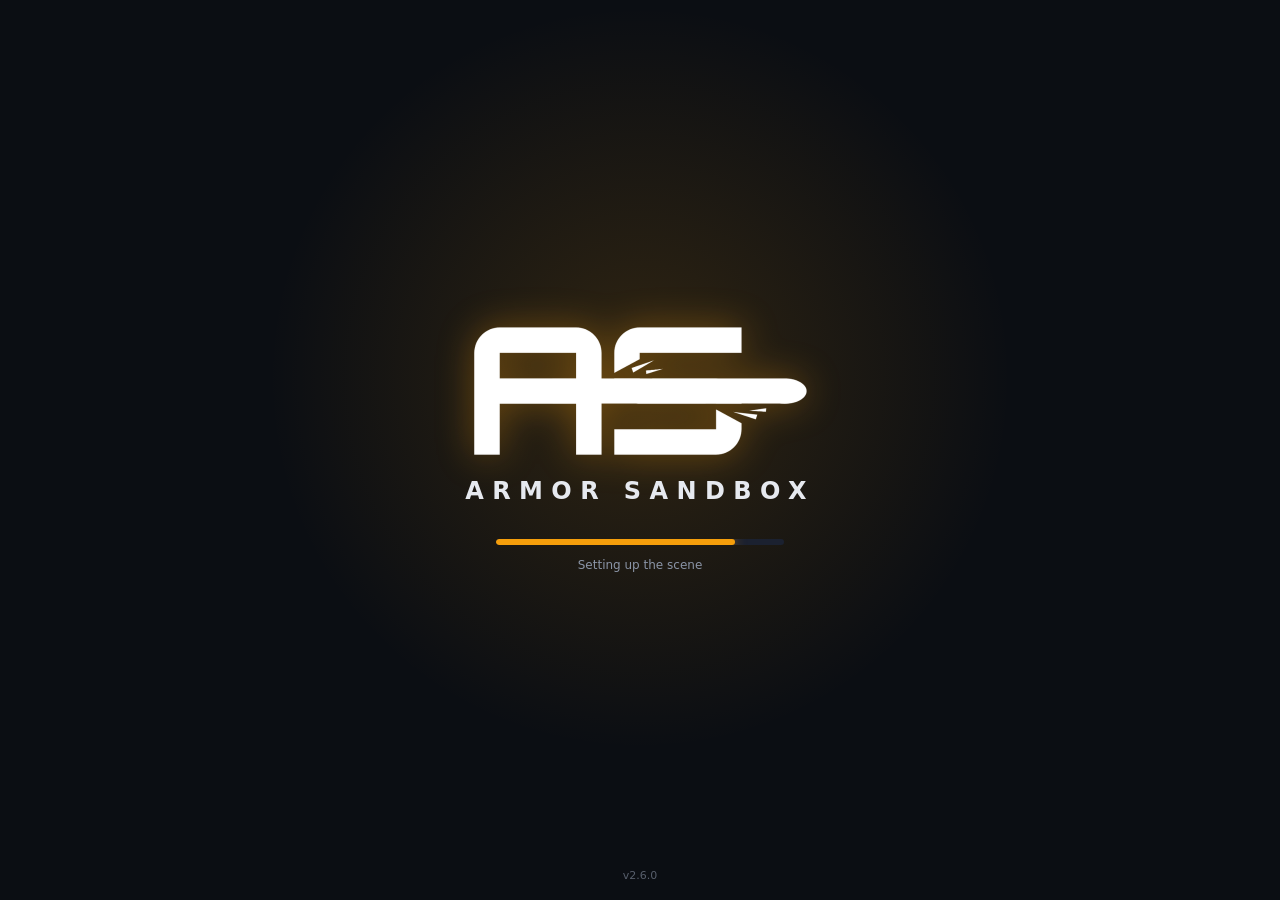
<file: web/index.html>
<!doctype html>
<html lang="en">
  <head>
    <meta charset="UTF-8" />
    <meta name="viewport" content="width=device-width, initial-scale=1.0, viewport-fit=cover, user-scalable=no" />
    <meta name="theme-color" content="#0b0e13" />
    <link rel="manifest" href="./manifest.webmanifest" />
    <link rel="icon" type="image/png" sizes="192x192" href="./icon-192.png" />
    <link rel="apple-touch-icon" href="./icon-192.png" />
    <meta name="mobile-web-app-capable" content="yes" />
    <title>Armor Sandbox</title>
    <script type="module" crossorigin src="./assets/index-C_O1jSyO.js"></script>
    <link rel="stylesheet" crossorigin href="./assets/index-BRLiMJuu.css">
  </head>
  <body>
    <div id="root"></div>
  </body>
</html>
</file>
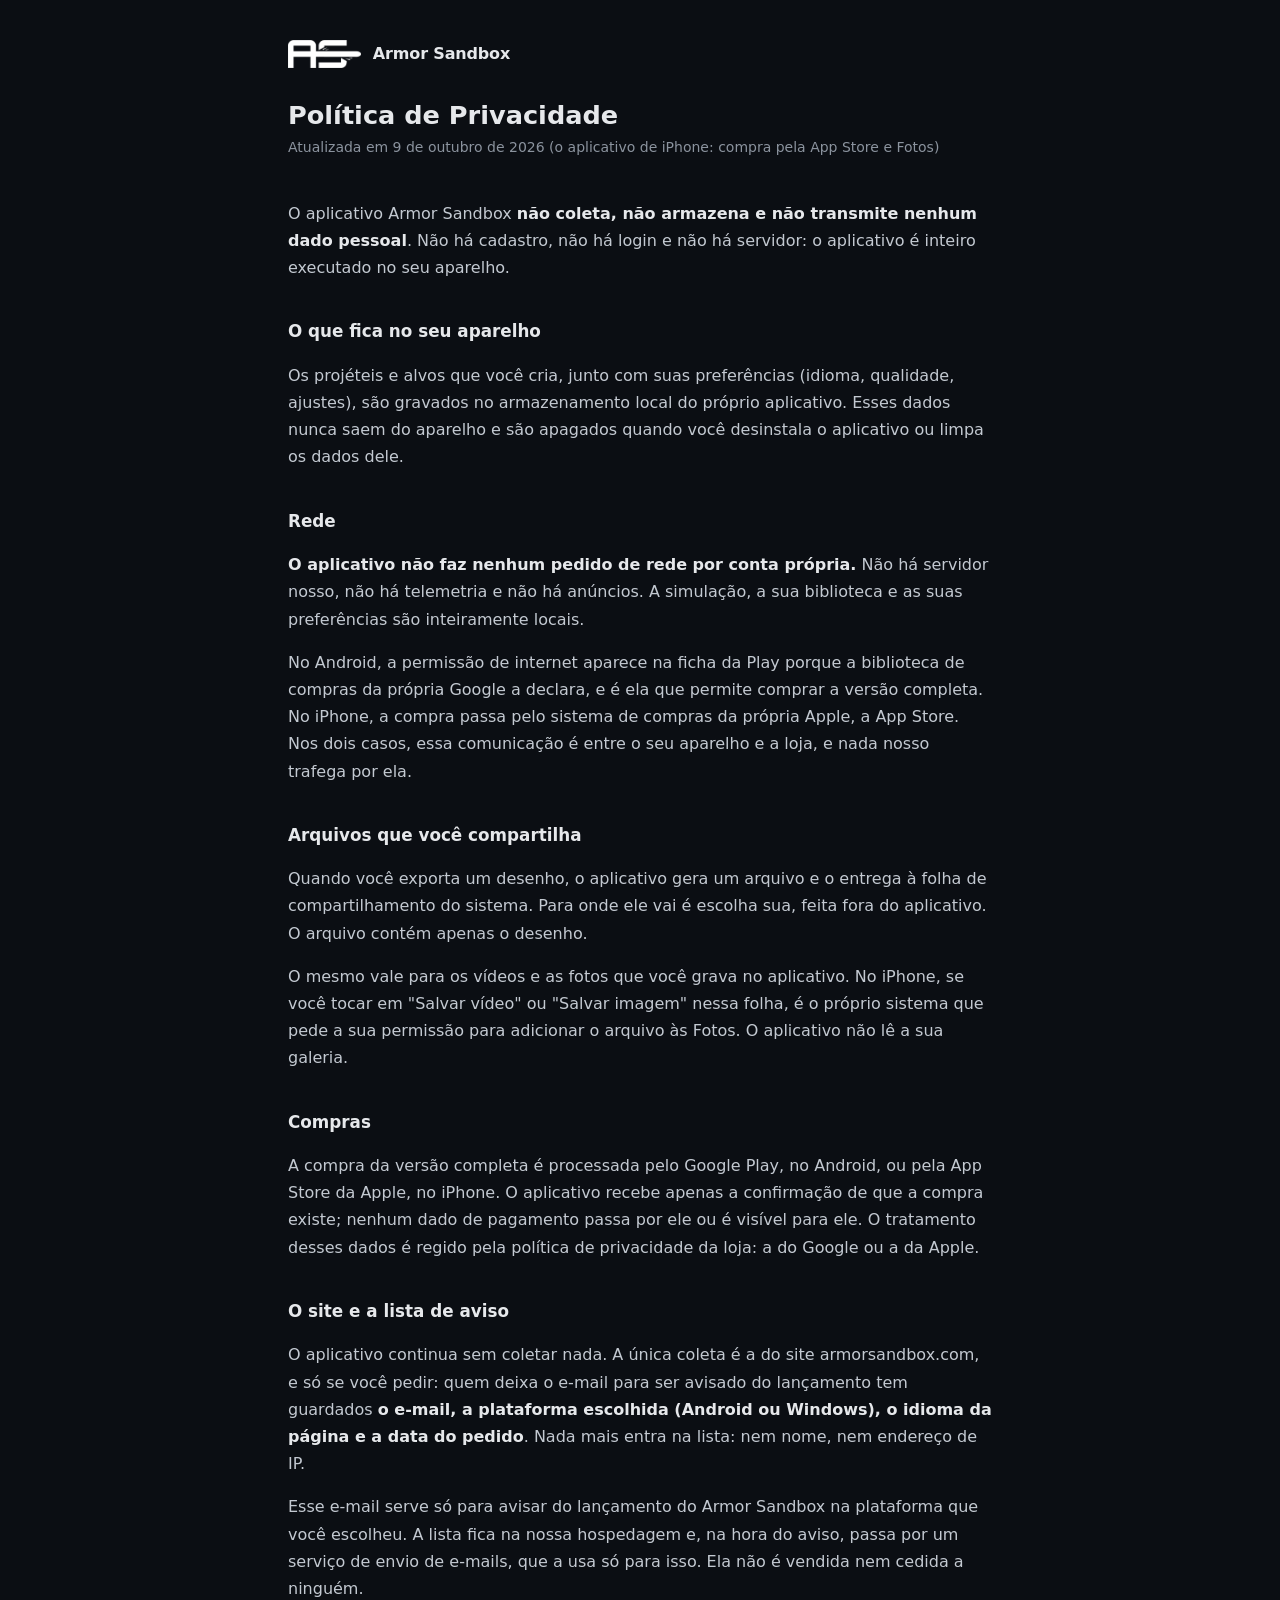
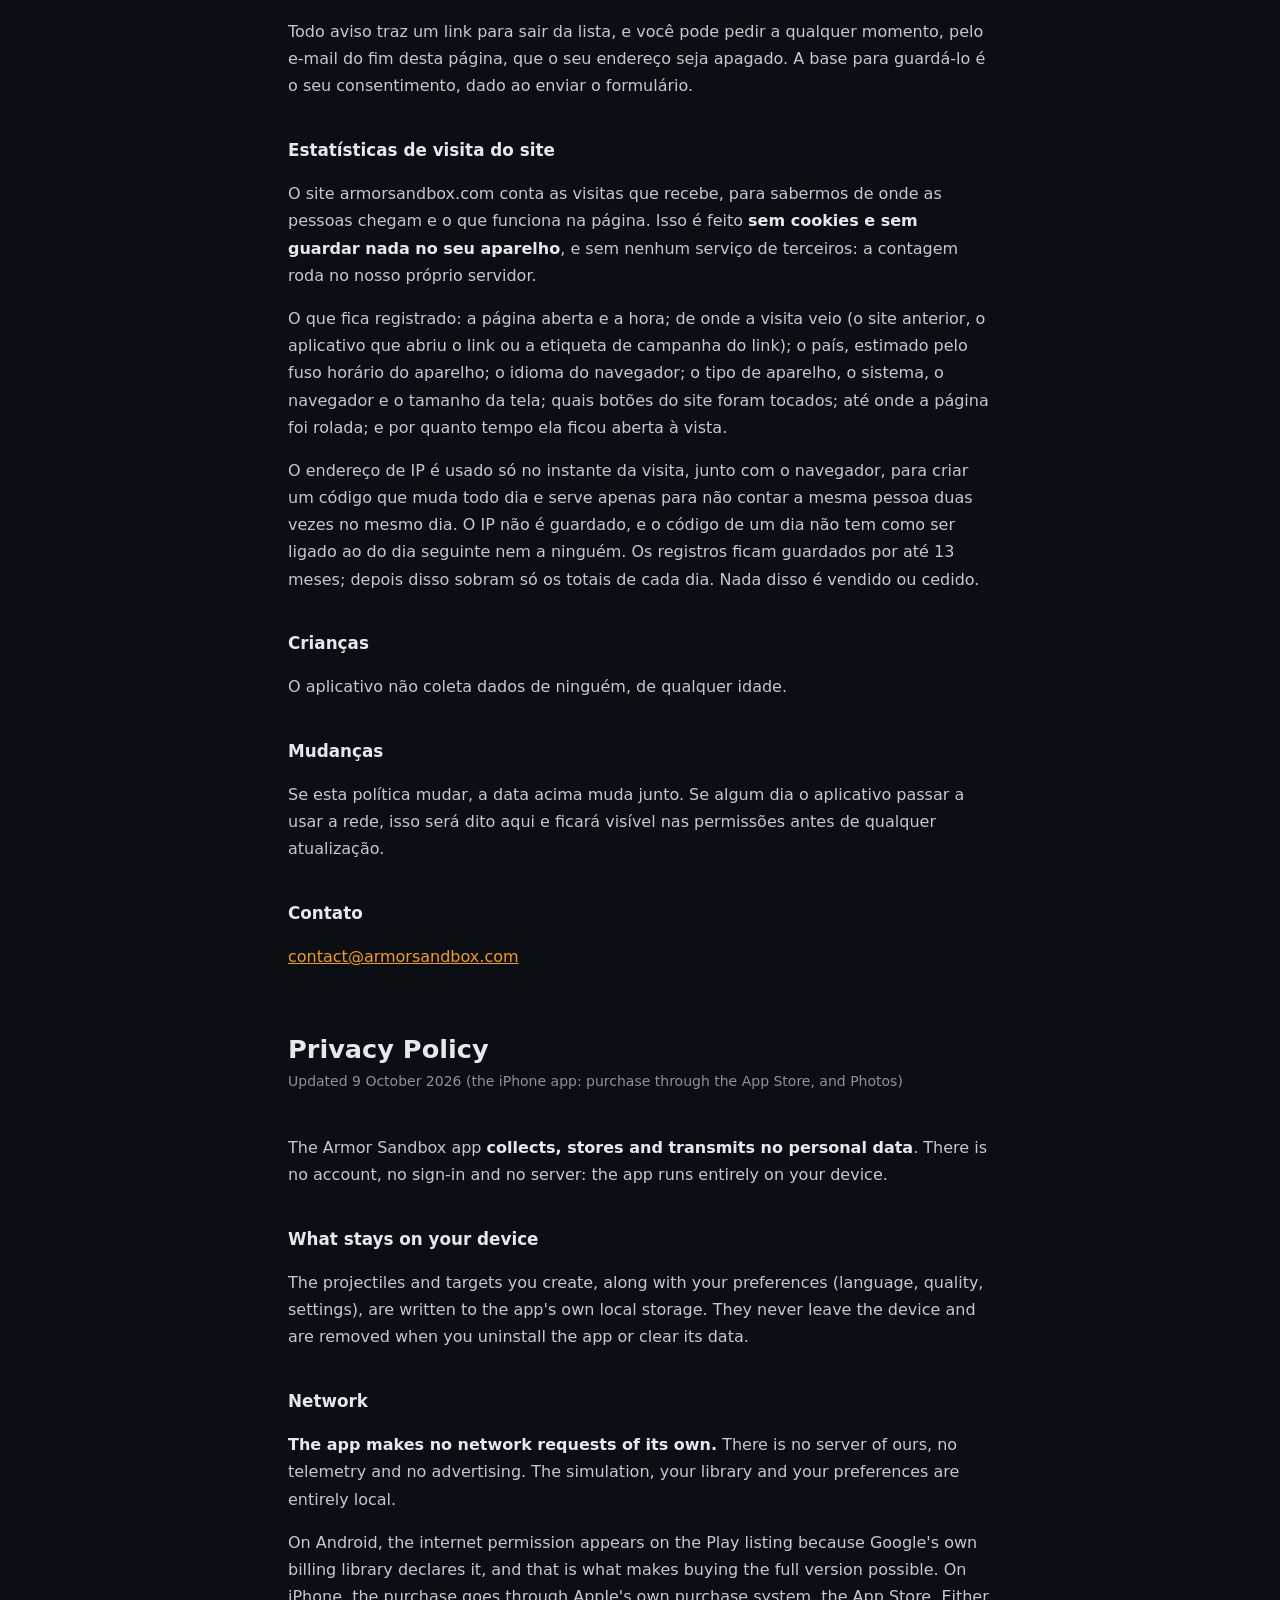
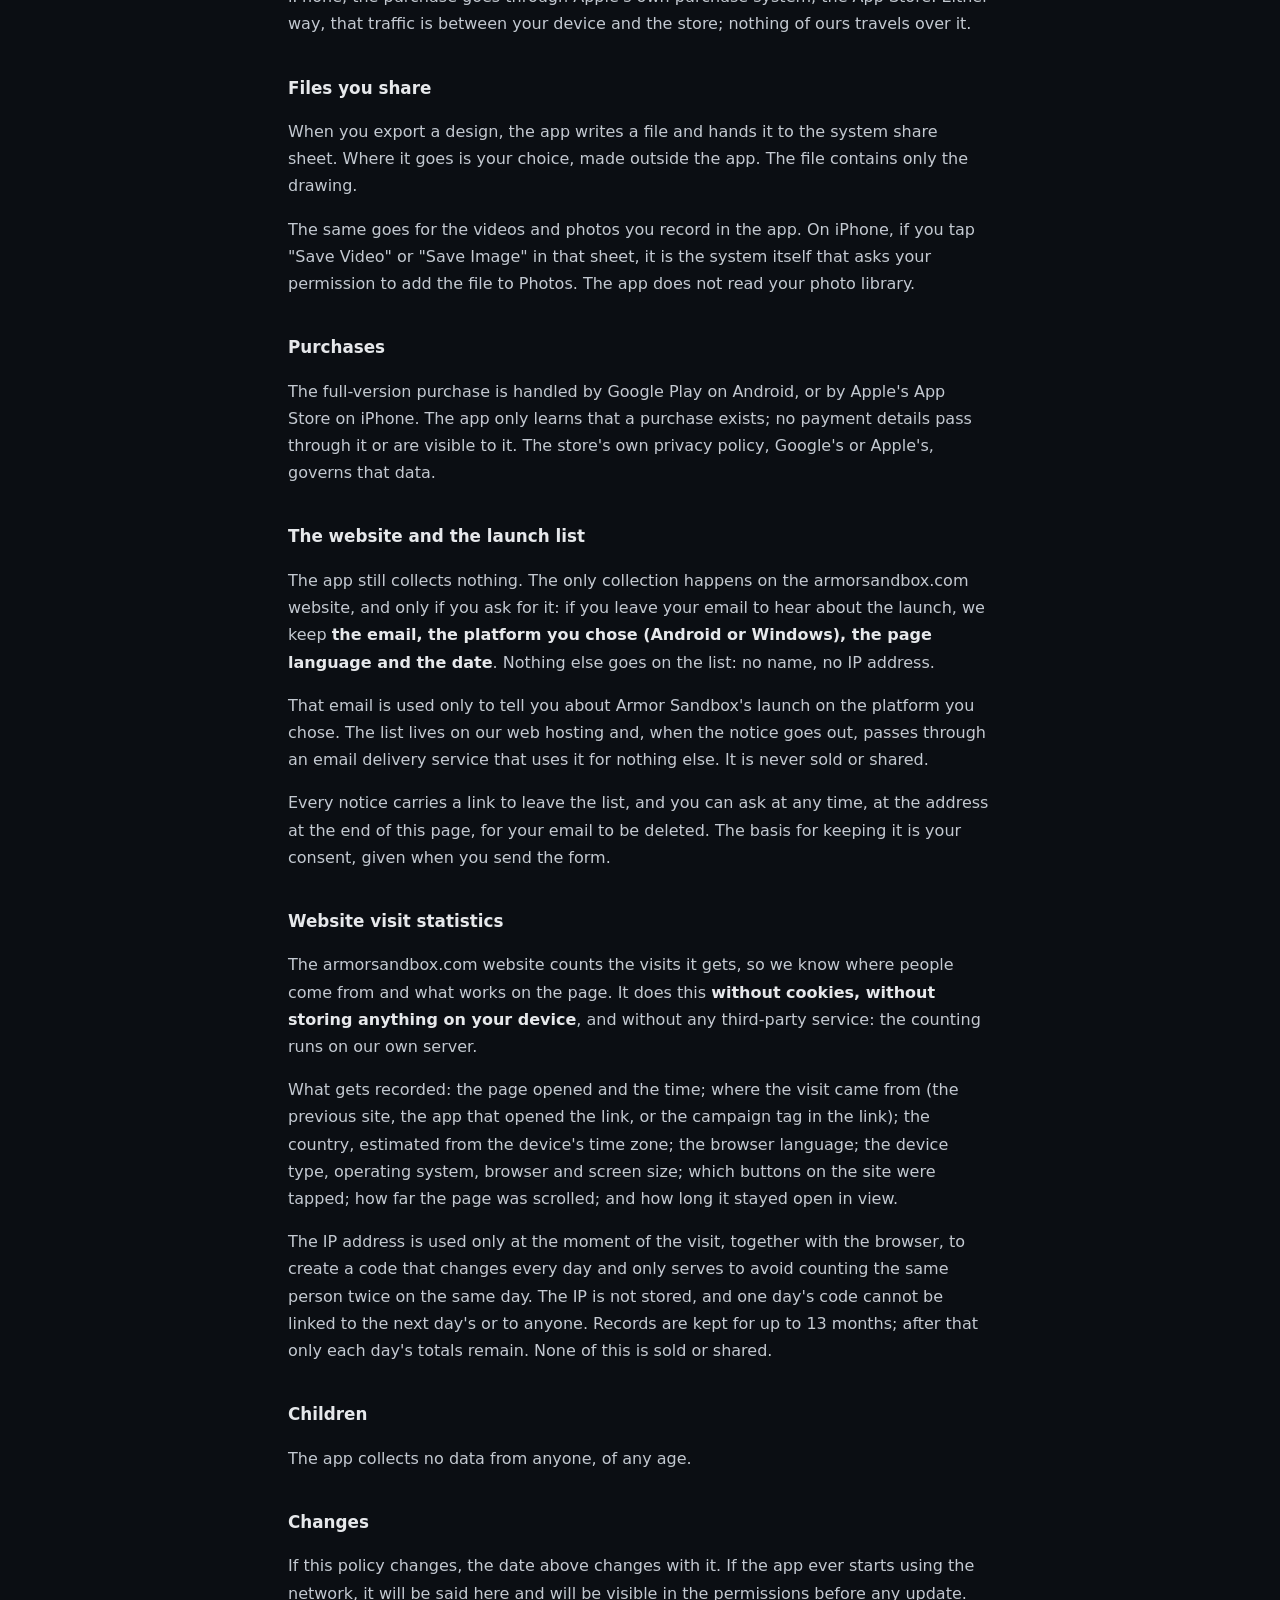
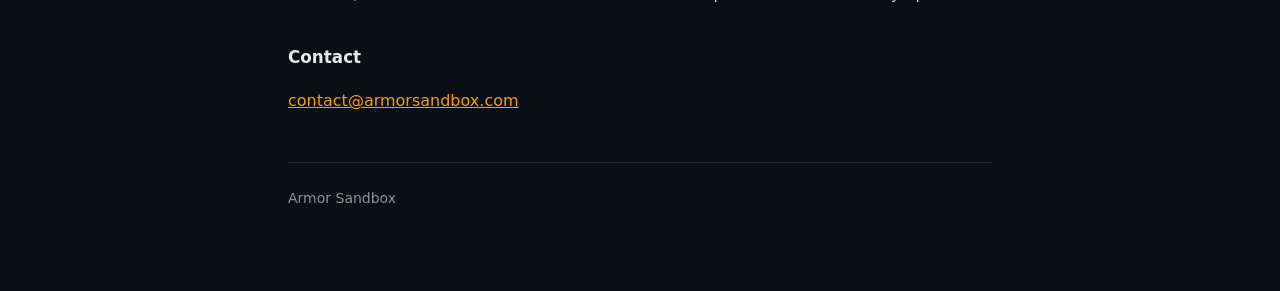
<file: web/privacy.html>
<!doctype html>
<html lang="pt-BR">
  <head>
    <meta charset="UTF-8" />
    <meta name="viewport" content="width=device-width, initial-scale=1.0" />
    <title>Armor Sandbox: Política de Privacidade</title>
    <link rel="icon" type="image/png" sizes="192x192" href="./icon-192.png" />
    <style>
      :root { color-scheme: dark; }
      body {
        margin: 0 auto; padding: 2.5rem 1.25rem 5rem; max-width: 44rem;
        background: #0b0e13; color: #e6e8eb;
        font: 16px/1.7 system-ui, -apple-system, "Segoe UI", Roboto, sans-serif;
      }
      header { display: flex; align-items: center; gap: .75rem; margin-bottom: 2rem; }
      header img { height: 28px; width: auto; }
      header span { font-weight: 600; letter-spacing: -.01em; }
      h1 { font-size: 1.6rem; line-height: 1.25; margin: 0 0 .25rem; }
      .updated { color: #8b939e; font-size: .875rem; margin: 0 0 2.5rem; }
      h2 { font-size: 1.05rem; margin: 2.25rem 0 .5rem; }
      p, li { color: #c3c9d1; }
      ul { padding-left: 1.25rem; }
      strong { color: #e6e8eb; }
      a { color: #f59e0b; }
      footer { margin-top: 3rem; padding-top: 1.5rem; border-top: 1px solid #222831; color: #8b939e; font-size: .875rem; }
      .en { margin-top: 4rem; }
    </style>
  </head>
  <body>
    <header>
      <img src="./logo-mark.png" alt="" />
      <span>Armor Sandbox</span>
    </header>

    <h1>Política de Privacidade</h1>
    <p class="updated">Atualizada em 9 de outubro de 2026 (o aplicativo de iPhone: compra pela App Store e Fotos)</p>

    <p>
      O aplicativo Armor Sandbox <strong>não coleta, não armazena e não transmite nenhum dado pessoal</strong>.
      Não há cadastro, não há login e não há servidor: o aplicativo é inteiro executado no seu
      aparelho.
    </p>

    <h2>O que fica no seu aparelho</h2>
    <p>
      Os projéteis e alvos que você cria, junto com suas preferências (idioma, qualidade, ajustes),
      são gravados no armazenamento local do próprio aplicativo. Esses dados nunca saem do aparelho
      e são apagados quando você desinstala o aplicativo ou limpa os dados dele.
    </p>

    <h2>Rede</h2>
    <p>
      <strong>O aplicativo não faz nenhum pedido de rede por conta própria.</strong> Não há servidor
      nosso, não há telemetria e não há anúncios. A simulação, a sua biblioteca e as suas
      preferências são inteiramente locais.
    </p>
    <p>
      No Android, a permissão de internet aparece na ficha da Play porque a biblioteca de compras da
      própria Google a declara, e é ela que permite comprar a versão completa. No iPhone, a compra
      passa pelo sistema de compras da própria Apple, a App Store. Nos dois casos, essa comunicação
      é entre o seu aparelho e a loja, e nada nosso trafega por ela.
    </p>

    <h2>Arquivos que você compartilha</h2>
    <p>
      Quando você exporta um desenho, o aplicativo gera um arquivo e o entrega à folha de
      compartilhamento do sistema. Para onde ele vai é escolha sua, feita fora do aplicativo. O
      arquivo contém apenas o desenho.
    </p>
    <p>
      O mesmo vale para os vídeos e as fotos que você grava no aplicativo. No iPhone, se você tocar em
      "Salvar vídeo" ou "Salvar imagem" nessa folha, é o próprio sistema que pede a sua permissão
      para adicionar o arquivo às Fotos. O aplicativo não lê a sua galeria.
    </p>

    <h2>Compras</h2>
    <p>
      A compra da versão completa é processada pelo Google Play, no Android, ou pela App Store da
      Apple, no iPhone. O aplicativo recebe apenas a confirmação de que a compra existe; nenhum dado
      de pagamento passa por ele ou é visível para ele. O tratamento desses dados é regido pela
      política de privacidade da loja: a do Google ou a da Apple.
    </p>

    <h2 id="site">O site e a lista de aviso</h2>
    <p>
      O aplicativo continua sem coletar nada. A única coleta é a do site armorsandbox.com, e só
      se você pedir: quem deixa o e-mail para ser avisado do lançamento tem guardados
      <strong>o e-mail, a plataforma escolhida (Android ou Windows), o idioma da página e a data do
      pedido</strong>. Nada mais entra na lista: nem nome, nem endereço de IP.
    </p>
    <p>
      Esse e-mail serve só para avisar do lançamento do Armor Sandbox na plataforma que você
      escolheu. A lista fica na nossa hospedagem e, na hora do aviso, passa por um serviço de envio
      de e-mails, que a usa só para isso. Ela não é vendida nem cedida a ninguém.
    </p>
    <p>
      Todo aviso traz um link para sair da lista, e você pode pedir a qualquer momento, pelo e-mail
      do fim desta página, que o seu endereço seja apagado. A base para guardá-lo é o seu
      consentimento, dado ao enviar o formulário.
    </p>

    <h2 id="estatisticas">Estatísticas de visita do site</h2>
    <p>
      O site armorsandbox.com conta as visitas que recebe, para sabermos de onde as pessoas chegam
      e o que funciona na página. Isso é feito <strong>sem cookies e sem guardar nada no seu
      aparelho</strong>, e sem nenhum serviço de terceiros: a contagem roda no nosso próprio servidor.
    </p>
    <p>
      O que fica registrado: a página aberta e a hora; de onde a visita veio (o site anterior, o
      aplicativo que abriu o link ou a etiqueta de campanha do link); o país, estimado pelo fuso
      horário do aparelho; o idioma do navegador; o tipo de aparelho, o sistema, o navegador e o
      tamanho da tela; quais botões do site foram tocados; até onde a página foi rolada; e por quanto
      tempo ela ficou aberta à vista.
    </p>
    <p>
      O endereço de IP é usado só no instante da visita, junto com o navegador, para criar um código
      que muda todo dia e serve apenas para não contar a mesma pessoa duas vezes no mesmo dia. O IP
      não é guardado, e o código de um dia não tem como ser ligado ao do dia seguinte nem a ninguém.
      Os registros ficam guardados por até 13 meses; depois disso sobram só os totais de cada dia.
      Nada disso é vendido ou cedido.
    </p>

    <h2>Crianças</h2>
    <p>
      O aplicativo não coleta dados de ninguém, de qualquer idade.
    </p>

    <h2>Mudanças</h2>
    <p>
      Se esta política mudar, a data acima muda junto. Se algum dia o aplicativo passar a usar a
      rede, isso será dito aqui e ficará visível nas permissões antes de qualquer atualização.
    </p>

    <h2>Contato</h2>
    <p>
      <a href="mailto:contact@armorsandbox.com">contact@armorsandbox.com</a>
    </p>

    <div class="en">
      <h1>Privacy Policy</h1>
      <p class="updated">Updated 9 October 2026 (the iPhone app: purchase through the App Store, and Photos)</p>
      <p>
        The Armor Sandbox app <strong>collects, stores and transmits no personal data</strong>. There is no
        account, no sign-in and no server: the app runs entirely on your device.
      </p>
      <h2>What stays on your device</h2>
      <p>
        The projectiles and targets you create, along with your preferences (language, quality,
        settings), are written to the app's own local storage. They never leave the device and are
        removed when you uninstall the app or clear its data.
      </p>
      <h2>Network</h2>
      <p>
        <strong>The app makes no network requests of its own.</strong> There is no server of ours,
        no telemetry and no advertising. The simulation, your library and your preferences are
        entirely local.
      </p>
      <p>
        On Android, the internet permission appears on the Play listing because Google's own billing
        library declares it, and that is what makes buying the full version possible. On iPhone, the
        purchase goes through Apple's own purchase system, the App Store. Either way, that traffic is
        between your device and the store; nothing of ours travels over it.
      </p>
      <h2>Files you share</h2>
      <p>
        When you export a design, the app writes a file and hands it to the system share sheet. Where
        it goes is your choice, made outside the app. The file contains only the drawing.
      </p>
      <p>
        The same goes for the videos and photos you record in the app. On iPhone, if you tap "Save
        Video" or "Save Image" in that sheet, it is the system itself that asks your permission to add
        the file to Photos. The app does not read your photo library.
      </p>
      <h2>Purchases</h2>
      <p>
        The full-version purchase is handled by Google Play on Android, or by Apple's App Store on
        iPhone. The app only learns that a purchase exists; no payment details pass through it or are
        visible to it. The store's own privacy policy, Google's or Apple's, governs that data.
      </p>
      <h2 id="site-en">The website and the launch list</h2>
      <p>
        The app still collects nothing. The only collection happens on the armorsandbox.com
        website, and only if you ask for it: if you leave your email to hear about the launch, we
        keep <strong>the email, the platform you chose (Android or Windows), the page language and
        the date</strong>. Nothing else goes on the list: no name, no IP address.
      </p>
      <p>
        That email is used only to tell you about Armor Sandbox's launch on the platform you
        chose. The list lives on our web hosting and, when the notice goes out, passes through an
        email delivery service that uses it for nothing else. It is never sold or shared.
      </p>
      <p>
        Every notice carries a link to leave the list, and you can ask at any time, at the address
        at the end of this page, for your email to be deleted. The basis for keeping it is your
        consent, given when you send the form.
      </p>
      <h2 id="estatisticas-en">Website visit statistics</h2>
      <p>
        The armorsandbox.com website counts the visits it gets, so we know where people come from
        and what works on the page. It does this <strong>without cookies, without storing anything on
        your device</strong>, and without any third-party service: the counting runs on our own server.
      </p>
      <p>
        What gets recorded: the page opened and the time; where the visit came from (the previous
        site, the app that opened the link, or the campaign tag in the link); the country, estimated
        from the device's time zone; the browser language; the device type, operating system, browser
        and screen size; which buttons on the site were tapped; how far the page was scrolled; and how
        long it stayed open in view.
      </p>
      <p>
        The IP address is used only at the moment of the visit, together with the browser, to create
        a code that changes every day and only serves to avoid counting the same person twice on the
        same day. The IP is not stored, and one day's code cannot be linked to the next day's or to
        anyone. Records are kept for up to 13 months; after that only each day's totals remain. None
        of this is sold or shared.
      </p>
      <h2>Children</h2>
      <p>The app collects no data from anyone, of any age.</p>
      <h2>Changes</h2>
      <p>
        If this policy changes, the date above changes with it. If the app ever starts using the
        network, it will be said here and will be visible in the permissions before any update.
      </p>
      <h2>Contact</h2>
      <p><a href="mailto:contact@armorsandbox.com">contact@armorsandbox.com</a></p>
    </div>

    <footer>Armor Sandbox</footer>
  </body>
</html>
</file>
